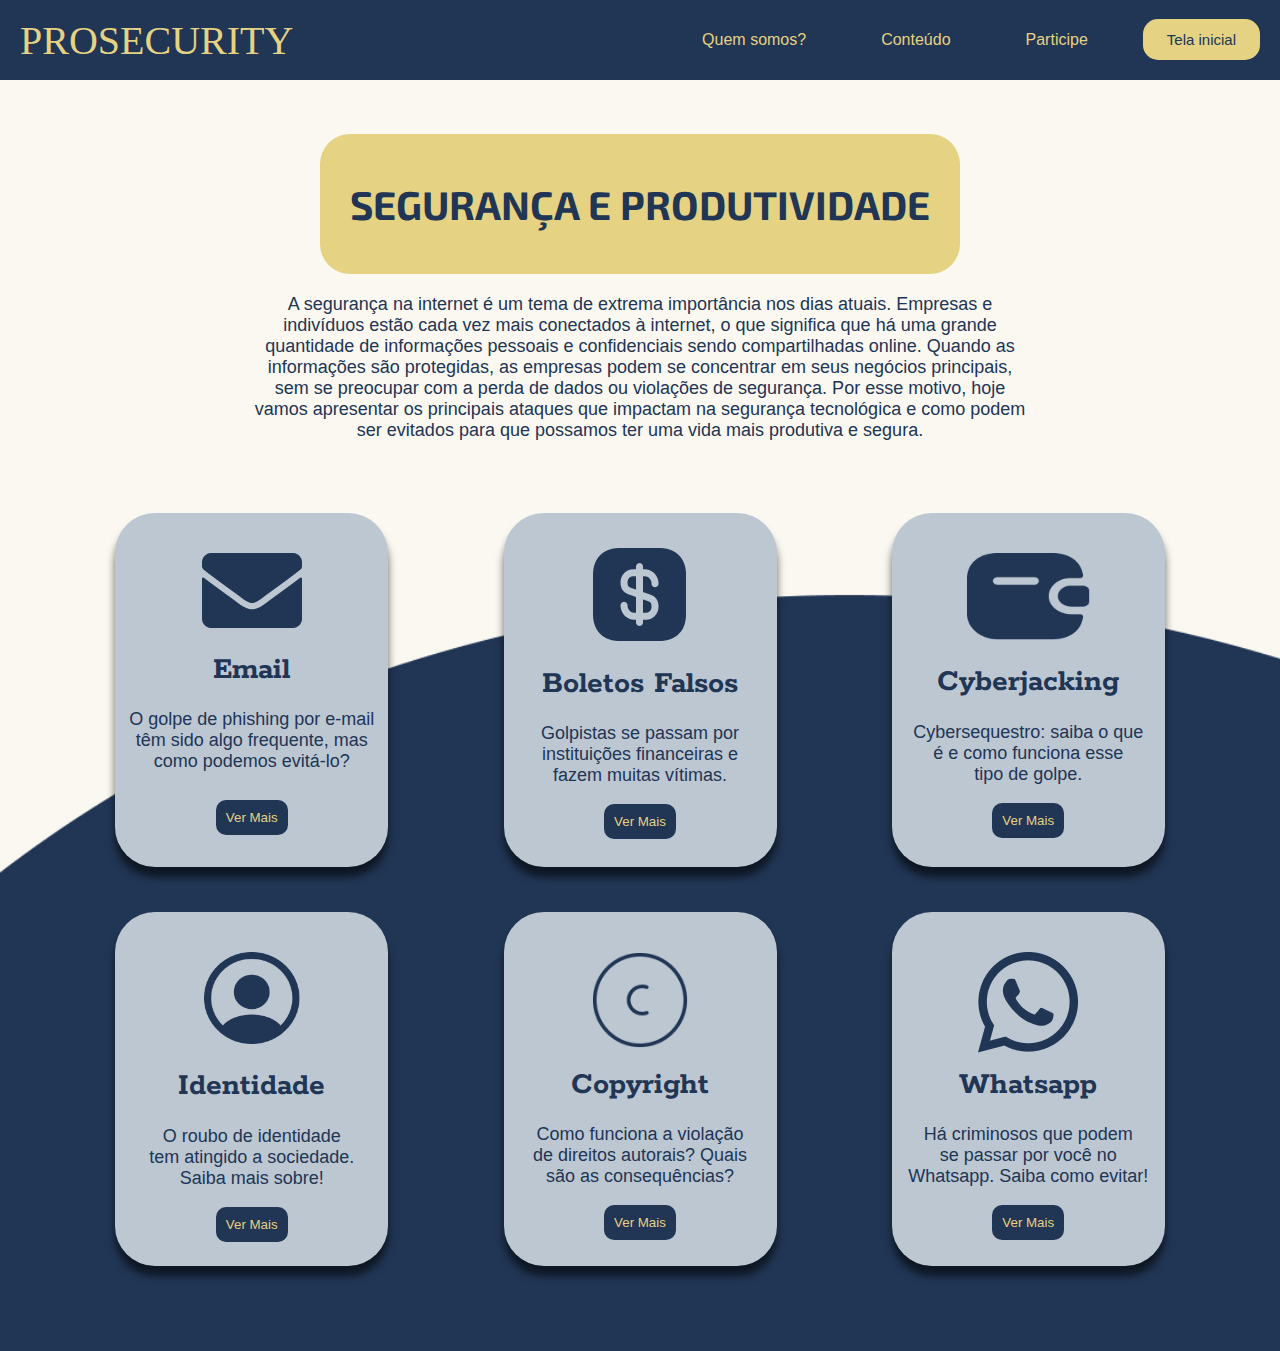
<file: index1.html>
<!DOCTYPE html>
<html lang="pt-br">
<head>
    <meta charset="UTF-8">
    <meta name="viewport" content="width=device-width, initial-scale=1.0">
    <title>Document</title>
    <link rel="stylesheet" href="css/style.css">
    <script type="text/javascript" src="js/script.js"></script>
    <script type="text/javascript" src="js/script2.js"></script>
    <link href="https://fonts.cdnfonts.com/css/subzer0" rel="stylesheet">
</head>
<body>
    <header id="header">
        <a id="logo" href="">PROSECURITY</a>
        <nav id="nav">
        <button aria-label="Abrir Menu" id="btn-mobile" onclick="toggleMenu()" aria-haspopup="true"
        aria-controls="menu" aria-expanded="false">
            <span id="hamburguer"></span>
        </button>
        <ul id="menu" role="menu">
            <li><a href="index9.html" class="quem">Quem somos?</a></li>
            <li><a href="index10.html" class="conteudo">Conteúdo</a></li>
            <li><a href="index8.html" class="pesquisa">Participe</a></li>
            <li><input type="button" value="Tela inicial" class="inicio" onclick="telainicial()"></li>
        </ul>
        </nav>
    </header>
    <section class="banner">
        <div class="div1">
            <h1 class="title">SEGURANÇA E PRODUTIVIDADE</h1>
        </div>
            <p class="txt">A segurança na internet é um tema de extrema importância
         nos dias atuais. Empresas e indivíduos estão cada vez mais conectados
         à internet, o que significa que há uma grande quantidade de informações
         pessoais e confidenciais sendo compartilhadas online. Quando as informações são
         protegidas, as empresas podem se concentrar em seus negócios
         principais, sem se preocupar com a perda de dados ou violações
        de segurança. Por esse motivo, hoje vamos apresentar os
        principais ataques que impactam na segurança tecnológica
        e como podem ser evitados para que possamos ter uma vida mais
        produtiva e segura. 
        </p>
    </section>
<div class="linha1">
    <div class="mail">
        <img src="img/email.png" alt="" class="letter">
        <h1>Email</h1>
        <p>O golpe de phishing por e-mail <br>têm sido algo frequente, mas como podemos evitá-lo?</p>
        <input type="button" value="Ver Mais" class="button1" onclick="vermais1()">
    </div>
    <div class="div2">
        <img src="img/boleto.png" alt="" class="letter2">
        <h1>Boletos Falsos</h1>
        <p>
            Golpistas se passam por<br>instituições financeiras e<br>fazem muitas vítimas.
        </p>
        <input type="button" value="Ver Mais" class="button2" onclick="vermais2()">
    </div>
    <div class="div3">
        <img src="img/dados.png" alt="" class="letter3">
        <h1>Cyberjacking</h1>
        <p>Cybersequestro: saiba o que<br>é e como funciona esse<br>tipo de golpe.</p>
        <input type="button" value="Ver Mais" class="button3" onclick="vermais3()">
    </div>
</div>
<div class="linha2">
    <div class="div4">
        <img src="img/identity.png" alt="" class="letter4">
        <h1>Identidade</h1>
        <p>O roubo de identidade<br>tem atingido a sociedade.<br>Saiba mais sobre!</p>
        <input type="button" value="Ver Mais" class="button4" onclick="vermais4()">
    </div>
    <div class="div5">
        <img src="img/copy.png" alt="" class="letter5">
        <h1>Copyright</h1>
        <p>Como funciona a violação<br>de direitos autorais? Quais<br>são as consequências?</p>
        <input type="button" value="Ver Mais" class="button5" onclick="vermais5()">
    </div>
    <div class="div6">
        <img src="img/whats.png" alt="" class="letter6">
        <h1>Whatsapp</h1>
        <p>Há criminosos que podem<br>se passar por você no<br>Whatsapp. Saiba como evitar!</p>
        <input type="button" value="Ver Mais" class="button6" onclick="vermais6()">
    </div>
</div>
</body>
</html>
</file>
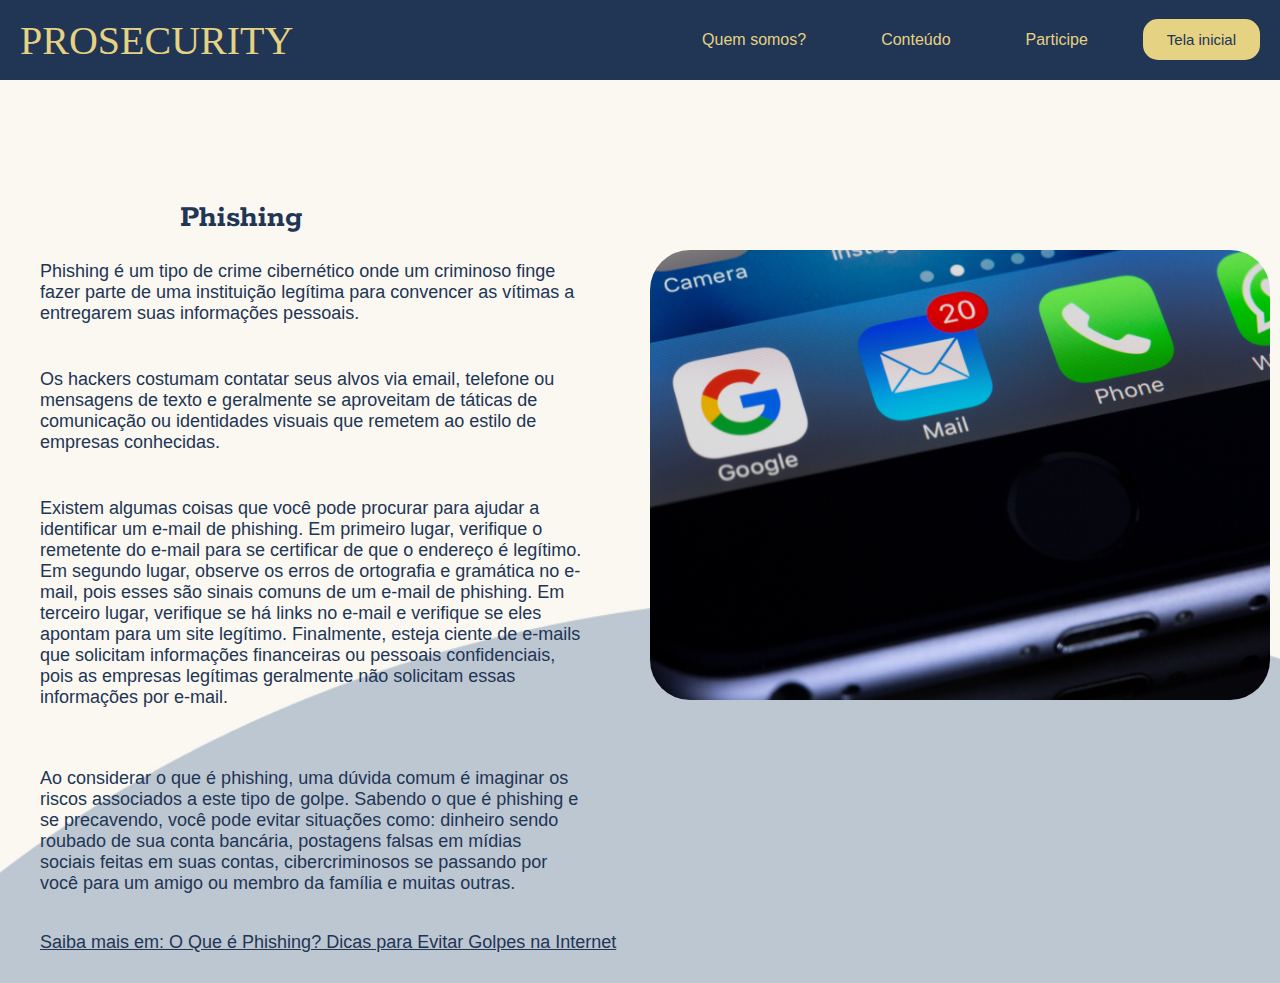
<file: index2.html>
<!DOCTYPE html>
<html lang="en">
<head>
    <meta charset="UTF-8">
    <meta name="viewport" content="width=device-width, initial-scale=1.0">
    <title>Document</title>
    <script type="text/javascript" src="js/script.js"></script>
    <script type="text/javascript" src="js/script2.js"></script>
    <link rel="stylesheet" href="css/style2.css">
</head>
<body>
    <header id="header">
        <a id="logo" href="">PROSECURITY</a>
        <nav id="nav">
        <button aria-label="Abrir Menu" id="btn-mobile" onclick="toggleMenu()" aria-haspopup="true"
        aria-controls="menu" aria-expanded="false">
            <span id="hamburguer"></span>
        </button>
        <ul id="menu" role="menu">
            <li><a href="index9.html" class="quem">Quem somos?</a></li>
            <li><a href="index10.html" class="conteudo">Conteúdo</a></li>
            <li><a href="index8.html" class="pesquisa">Participe</a></li>
            <li><input type="button" value="Tela inicial" class="inicio" onclick="telainicial()"></li>
        </ul>
        </nav>
    </header>
    <div class="tela">
    <div class="txt">
        <h1>Phishing</h1>
        <p class="p1">Phishing é um tipo de crime cibernético
             onde um criminoso finge fazer parte de uma
             instituição legítima para convencer as vítimas
            a entregarem suas informações pessoais.
        </p>
        <p class="p2">
            Os hackers costumam contatar seus alvos via
            email, telefone ou mensagens de texto e
            geralmente se aproveitam de táticas de
            comunicação ou identidades visuais que
            remetem ao estilo de empresas conhecidas. 
        </p>
        <p class="p3">
            Existem algumas coisas que você pode
            procurar para ajudar a identificar um
            e-mail de phishing. Em primeiro lugar, 
            verifique o remetente do e-mail para se certificar
            de que o endereço é legítimo. Em segundo lugar,
            observe os erros de ortografia e gramática no e-mail,
            pois esses são sinais comuns de um e-mail de phishing.
            Em terceiro lugar, verifique se há links no e-mail e 
            verifique se eles apontam para um site legítimo. Finalmente, 
            esteja ciente de e-mails que solicitam informações financeiras ou
            pessoais confidenciais, pois as empresas
            legítimas geralmente não solicitam essas informações por e-mail.
        </p>
    </div>
    <img src="img/e-mail.jpg" alt="" class="email">
</div>
<div class="div1">
    <p class="p4">
        Ao considerar o que é phishing, uma dúvida comum
        é imaginar os riscos associados a este tipo de golpe.
        Sabendo o que é phishing e se precavendo, você pode
        evitar situações como: dinheiro sendo roubado de sua
        conta bancária, postagens falsas em mídias sociais
        feitas em suas contas, cibercriminosos se passando
        por você para um amigo ou membro da família e muitas
        outras.
    </p>
    <p class="p5">
        <a class="fonte" href="https://www.hostinger.com.br/tutoriais/o-que-e-phishing-e-como-se-proteger-de-golpes-na-internet">
        Saiba mais em:
        O Que é Phishing? Dicas para Evitar Golpes na Internet</a>
    </p>
</div>
</body>
</html>
</file>
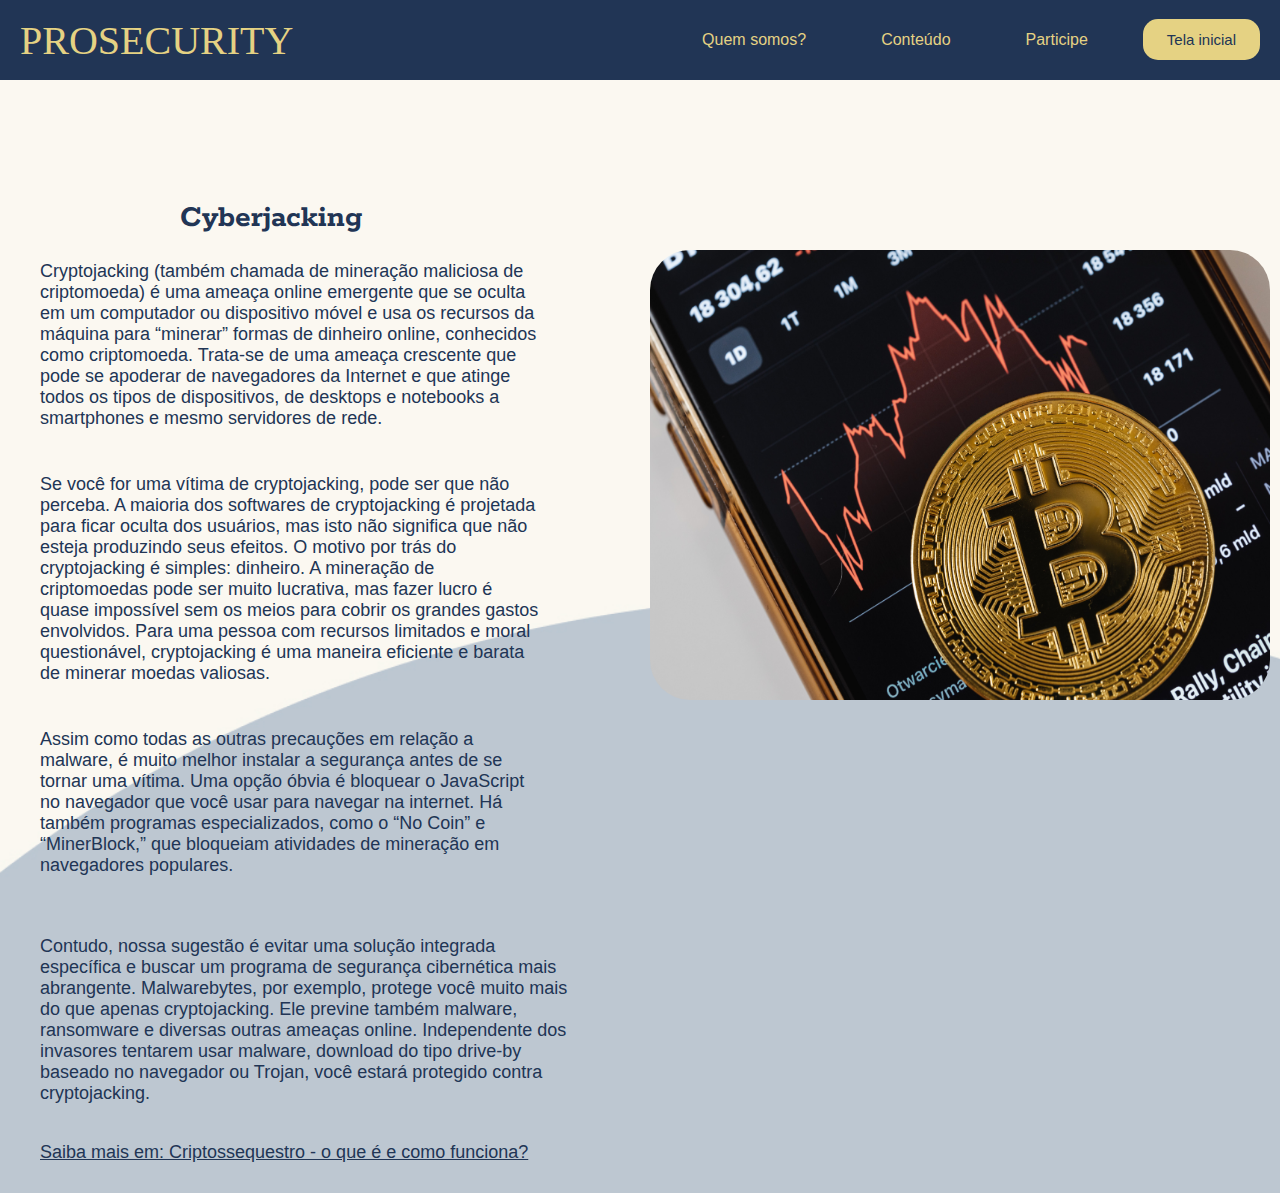
<file: index4.html>
<!DOCTYPE html>
<html lang="en">
<head>
    <meta charset="UTF-8">
    <meta name="viewport" content="width=device-width, initial-scale=1.0">
    <link rel="stylesheet" href="css/style2.css">
    <script type="text/javascript" src="js/script2.js"></script>
    <script type="text/javascript" src="js/script.js"></script>
    <title>Document</title>
</head>
<body>
    <header id="header">
        <a id="logo" href="">PROSECURITY</a>
        <nav id="nav">
        <button aria-label="Abrir Menu" id="btn-mobile" onclick="toggleMenu()" aria-haspopup="true"
        aria-controls="menu" aria-expanded="false">
            <span id="hamburguer"></span>
        </button>
        <ul id="menu" role="menu">
            <li><a href="index9.html" class="quem">Quem somos?</a></li>
            <li><a href="index10.html" class="conteudo">Conteúdo</a></li>
            <li><a href="index8.html" class="pesquisa">Participe</a></li>
            <li><input type="button" value="Tela inicial" class="inicio" onclick="telainicial()"></li>
        </ul>
        </nav>
    </header>   
    <div class="tela">
    <div class="txt">
        <h1>Cyberjacking</h1>
        <p class="p1">Cryptojacking (também chamada de mineração maliciosa de criptomoeda) é
            uma ameaça online emergente que se oculta em um computador
            ou dispositivo móvel e usa os recursos da máquina para “minerar”
            formas de dinheiro online, conhecidos como criptomoeda.
            Trata-se de uma ameaça crescente que pode se apoderar de navegadores
            da Internet e que atinge todos os tipos de dispositivos,
            de desktops e notebooks a smartphones e mesmo servidores de rede.  
        </p>
        <p class="p2">
            Se você for uma vítima de cryptojacking, pode ser que não perceba.
            A maioria dos softwares de cryptojacking é projetada para ficar
            oculta dos usuários, mas isto não significa que não esteja
            produzindo seus efeitos. O motivo por trás do cryptojacking é simples:
            dinheiro. A mineração de criptomoedas pode ser muito lucrativa, mas fazer
            lucro é quase impossível sem os meios para cobrir os grandes gastos envolvidos.
            Para uma pessoa com recursos limitados e moral questionável,
            cryptojacking é uma maneira eficiente e barata de minerar moedas valiosas. 
        </p>
        <p class="p3">
            Assim como todas as outras precauções em relação a malware, é muito melhor instalar
            a segurança antes de se tornar uma vítima. Uma opção óbvia é bloquear o JavaScript no
            navegador que você usar para navegar na internet. Há também programas especializados,
            como o “No Coin” e “MinerBlock,” que bloqueiam atividades de mineração em navegadores
            populares. 
        </p>
    </div>
    <img src="img/cyberjacking.jpg" alt="" class="cyber">
</div>
<div class="div1">
    <p class="p4">
        Contudo, nossa sugestão é evitar uma solução integrada específica e buscar um
        programa de segurança cibernética mais abrangente. Malwarebytes, por exemplo, protege
        você muito mais do que apenas cryptojacking. Ele previne também malware, ransomware
        e diversas outras ameaças online. Independente dos invasores tentarem usar malware,
        download do tipo drive-by baseado no navegador ou Trojan, você estará protegido 
        contra cryptojacking. 
    </p>
    <p class="p5"><a  class="fonte" href="https://br.malwarebytes.com/cryptojacking/">
        Saiba mais em: 
        Criptossequestro - o que é e como funciona?</a></p>
</div>
</body>
</html>
</file>
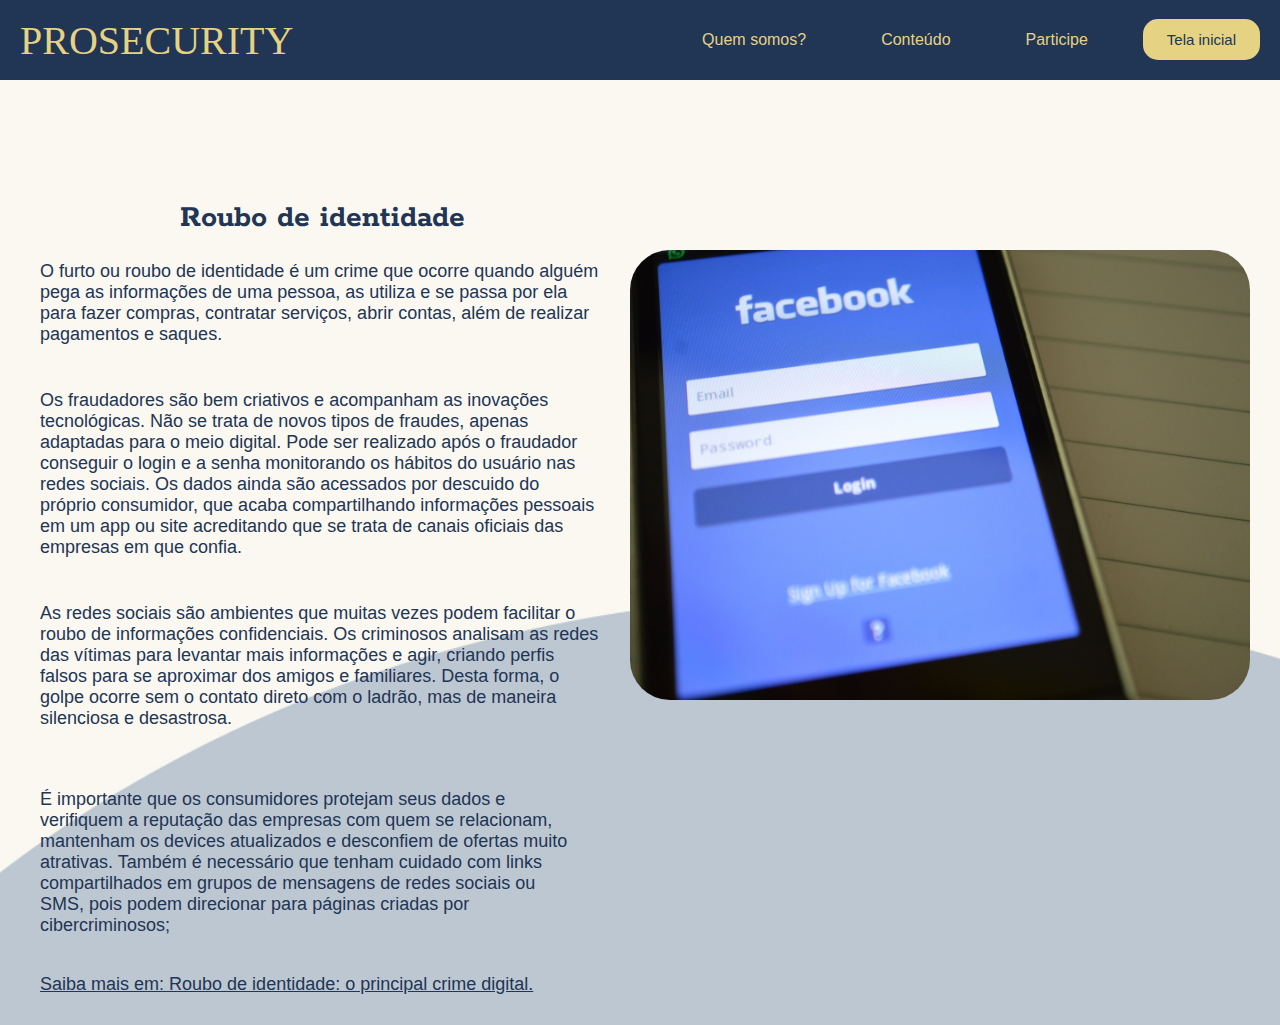
<file: index5.html>
<!DOCTYPE html>
<html lang="en">
<head>
    <meta charset="UTF-8">
    <meta name="viewport" content="width=device-width, initial-scale=1.0">
    <link rel="stylesheet" href="css/style2.css">
    <script type="text/javascript" src="js/script.js"></script>
    <script type="text/javascript" src="js/script2.js"></script>
    <title>Document</title>
</head>
<body>
    <header id="header">
        <a id="logo" href="">PROSECURITY</a>
        <nav id="nav">
        <button aria-label="Abrir Menu" id="btn-mobile" onclick="toggleMenu()" aria-haspopup="true"
        aria-controls="menu" aria-expanded="false">
            <span id="hamburguer"></span>
        </button>
        <ul id="menu" role="menu">
            <li><a href="index9.html" class="quem">Quem somos?</a></li>
            <li><a href="index10.html" class="conteudo">Conteúdo</a></li>
            <li><a href="index8.html" class="pesquisa">Participe</a></li>
            <li><input type="button" value="Tela inicial" class="inicio" onclick="telainicial()"></li>
        </ul>
        </nav>
    </header>        
    <div class="tela">
    <div class="txt">
        <h1>Roubo de identidade</h1>
        <p class="p1">O furto ou roubo de identidade é um crime que
             ocorre quando alguém pega as informações de uma pessoa,
              as utiliza e se passa por ela para fazer compras, contratar
              serviços, abrir contas, além de realizar pagamentos e saques.
        </p>
        <p class="p2">
            Os fraudadores são bem criativos e acompanham as inovações
            tecnológicas. Não se trata de novos tipos de fraudes,
            apenas adaptadas para o meio digital. Pode ser realizado
            após o fraudador conseguir o login e a senha monitorando
            os hábitos do usuário nas redes sociais. Os dados ainda são
            acessados por descuido do próprio consumidor, que acaba compartilhando
            informações pessoais em um app ou site acreditando que se trata de canais 
            oficiais das empresas em que confia.
        </p>
        <p class="p3">
            As redes sociais são ambientes que muitas vezes podem facilitar
            o roubo de informações confidenciais. Os criminosos analisam as
            redes das vítimas para levantar mais informações e agir, criando
            perfis falsos para se aproximar dos amigos e familiares. Desta forma,
            o golpe ocorre sem o contato direto com o ladrão, mas de maneira
            silenciosa e desastrosa.
        </p>
    </div>
    <img src="img/identidade.jpg" alt="" class="identidade">
</div>
<div class="div1">
    <p class="p4">
        É importante que os consumidores protejam seus dados e verifiquem
        a reputação das empresas com quem se relacionam, mantenham os
        devices atualizados e desconfiem de ofertas muito atrativas. Também
        é necessário que tenham cuidado com links compartilhados em grupos de mensagens de 
        redes sociais ou SMS, pois podem direcionar
        para páginas criadas por cibercriminosos;
    </p>
    <p class="p5"><a class="fonte" href="https://blog.nec.com.br/roubo-de-identidade-principal-crime-de-violacao-de-dados-do-mundo">
        Saiba mais em: Roubo de identidade: o principal crime digital.</a></p>
</div>
</body>
</html>
</file>
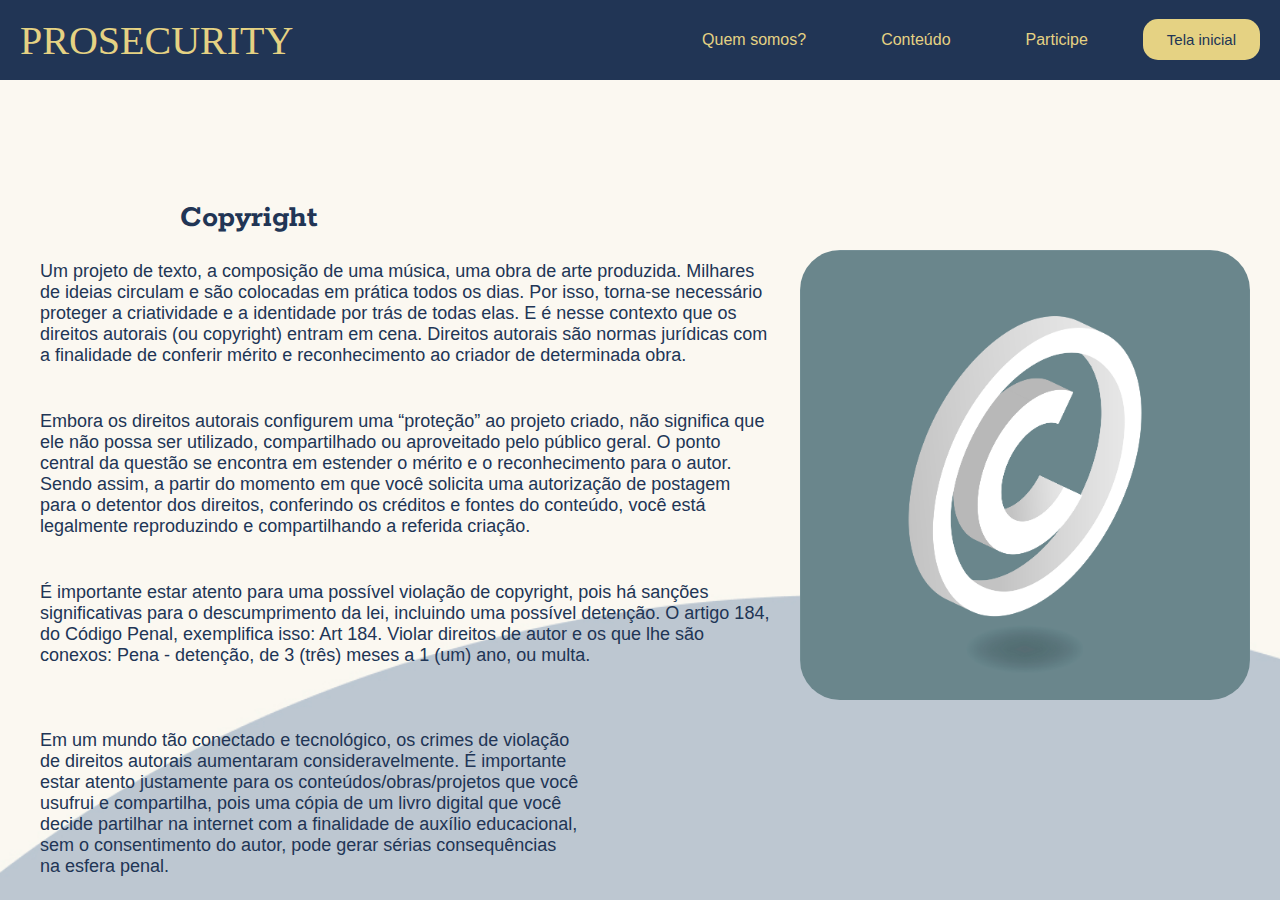
<file: index6.html>
<!DOCTYPE html>
<html lang="en">
<head>
    <meta charset="UTF-8">
    <meta name="viewport" content="width=device-width, initial-scale=1.0">
    <link rel="stylesheet" href="css/style2.css">
    <script type="text/javascript" src="js/script.js"></script>
    <script type="text/javascript" src="js/script2.js"></script>
    <title>Document</title>
</head>
<body>
    <header id="header">
        <a id="logo" href="">PROSECURITY</a>
        <nav id="nav">
        <button aria-label="Abrir Menu" id="btn-mobile" onclick="toggleMenu()" aria-haspopup="true"
        aria-controls="menu" aria-expanded="false">
            <span id="hamburguer"></span>
        </button>
        <ul id="menu" role="menu">
            <li><a href="index9.html" class="quem">Quem somos?</a></li>
            <li><a href="index10.html" class="conteudo">Conteúdo</a></li>
            <li><a href="index8.html" class="pesquisa">Participe</a></li>
            <li><input type="button" value="Tela inicial" class="inicio" onclick="telainicial()"></li>
        </ul>
        </nav>
    </header>  
    <div class="tela">
    <div class="txt">
        <h1>Copyright</h1>
        <p class="p1">
            Um projeto de texto, a composição de uma música,
            uma obra de arte produzida. Milhares de ideias circulam
            e são colocadas em prática todos os dias. Por isso, torna-se
            necessário proteger a criatividade e a identidade por trás de todas elas.
            E é nesse contexto que os direitos autorais (ou copyright) entram em cena.
            Direitos autorais são normas jurídicas com a finalidade de conferir
            mérito e reconhecimento ao criador de determinada obra.
        </p>
        <p class="p2">
            Embora os direitos autorais configurem uma “proteção” ao projeto criado,
            não significa que ele não possa ser utilizado, compartilhado ou aproveitado
            pelo público geral. O ponto central da questão se encontra em estender o mérito
            e o reconhecimento para o autor. Sendo assim, a partir do momento em que você
            solicita uma autorização de postagem para o detentor dos direitos, conferindo
            os créditos e fontes do conteúdo, você está legalmente reproduzindo e
            compartilhando a referida criação. 
        </p>
        <p class="p3">
            É importante estar atento para uma possível violação de copyright, pois há
            sanções significativas para o descumprimento da lei, incluindo uma possível detenção. 
            O artigo 184, do Código Penal, exemplifica isso: 
            Art 184. Violar direitos de autor e os que lhe são conexos: Pena - detenção, de 3 (três) meses a 1 (um) ano, ou multa. 
        </p>
    </div>
    <img src="img/copyright.jpg" alt="" class="copy">
</div>
<div class="div1">
    <p class="p4">
        Em um mundo tão conectado e tecnológico, os crimes de violação de direitos autorais
        aumentaram consideravelmente. É importante estar atento justamente para os conteúdos/obras/projetos
        que você usufrui e compartilha, pois uma cópia de um
        livro digital que você decide partilhar na internet com a finalidade de auxílio educacional,
        sem o consentimento do autor, pode gerar sérias consequências na esfera penal. 
    </p>

</div>
</body>
</html>
</file>
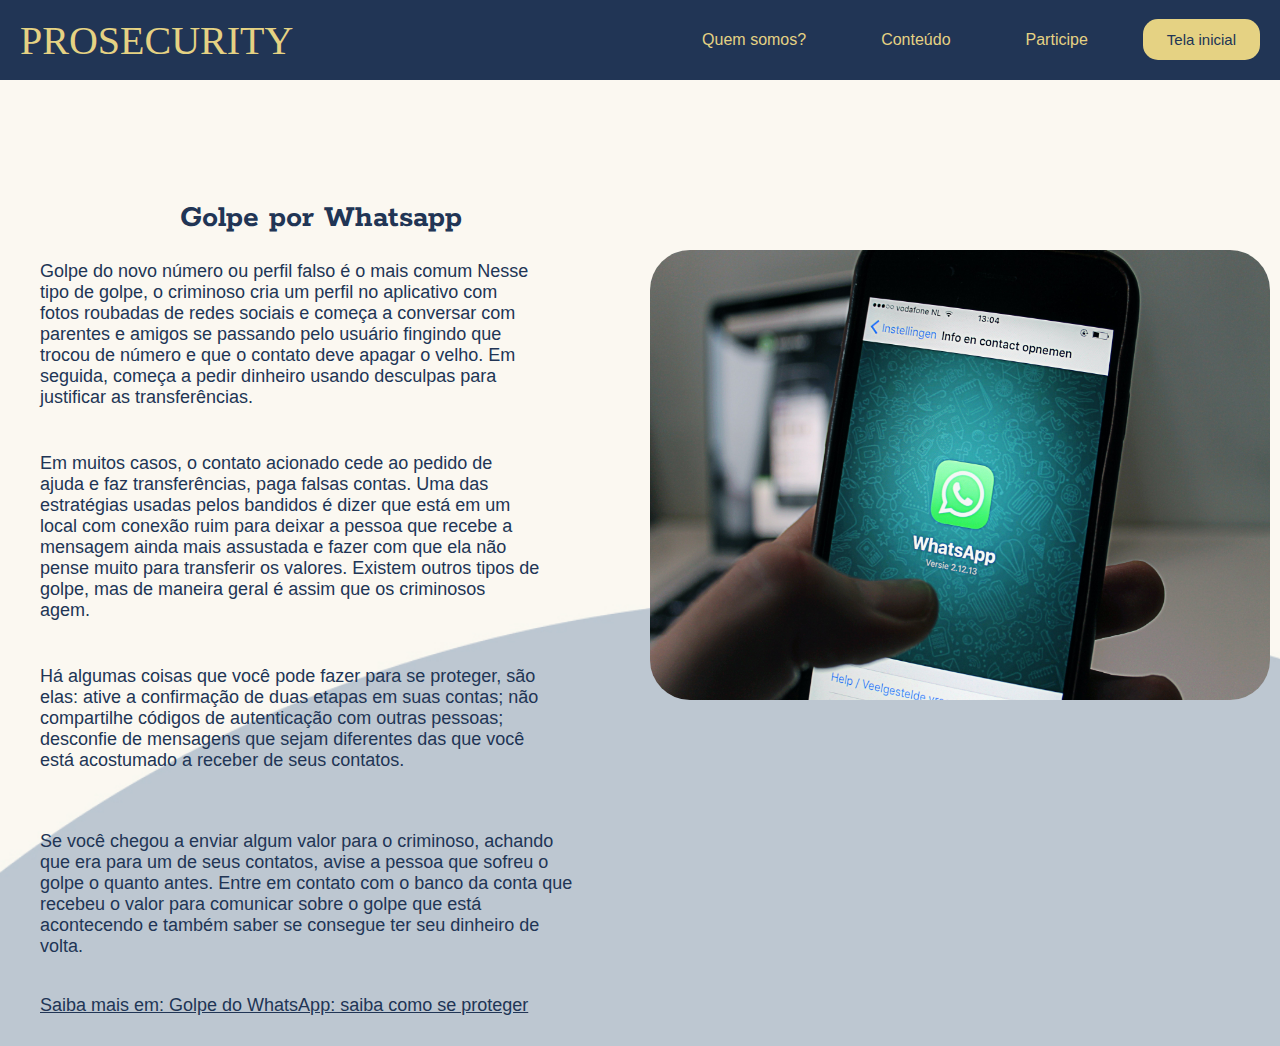
<file: index7.html>
<!DOCTYPE html>
<html lang="en">
<head>
    <meta charset="UTF-8">
    <meta name="viewport" content="width=device-width, initial-scale=1.0">
    <link rel="stylesheet" href="css/style2.css">
    <script type="text/javascript" src="js/script.js"></script>
    <script type="text/javascript" src="js/script2.js"></script>
    <title>Document</title>
</head>
<body>
    <header id="header">
        <a id="logo" href="">PROSECURITY</a>
        <nav id="nav">
        <button aria-label="Abrir Menu" id="btn-mobile" onclick="toggleMenu()" aria-haspopup="true"
        aria-controls="menu" aria-expanded="false">
            <span id="hamburguer"></span>
        </button>
        <ul id="menu" role="menu">
            <li><a href="index9.html" class="quem">Quem somos?</a></li>
            <li><a href="index10.html" class="conteudo">Conteúdo</a></li>
            <li><a href="index8.html" class="pesquisa">Participe</a></li>
            <li><input type="button" value="Tela inicial" class="inicio" onclick="telainicial()"></li>
        </ul>
        </nav>
    </header>
    <div class="tela">
    <div class="txt">
        <h1>Golpe por Whatsapp</h1>
        <p class="p1">Golpe do novo número ou perfil falso é o mais comum
            Nesse tipo de golpe, o criminoso cria um perfil no aplicativo com
            fotos roubadas de redes sociais e começa a conversar com parentes e amigos
            se passando pelo usuário fingindo que trocou de número e que o contato deve apagar o velho.
            Em seguida, começa a pedir dinheiro usando desculpas para justificar as transferências.
        </p>
        <p class="p2">
            Em muitos casos, o contato acionado cede ao pedido de ajuda e faz
            transferências, paga falsas contas. Uma das estratégias usadas pelos
            bandidos é dizer que está em um local com conexão ruim para deixar a
            pessoa que recebe a mensagem ainda mais assustada e fazer com que ela
            não pense muito para transferir os valores. Existem outros tipos de golpe,
            mas de maneira geral é assim que os criminosos agem.
        </p>
        <p class="p3">
            Há algumas coisas que você pode fazer para se proteger, são elas: ative
            a confirmação de duas etapas em suas contas; não compartilhe códigos de
            autenticação com outras pessoas; desconfie de mensagens que sejam diferentes das
            que você está acostumado a receber de seus contatos.
        </p>
    </div>
    <img src="img/whatsapp.jpg" alt="" class="whatsapp">
</div>
<div class="div1">
    <p class="p4">
        Se você chegou a enviar algum valor para o criminoso, achando que era para
        um de seus contatos, avise a pessoa que sofreu o golpe o quanto antes. Entre em
        contato com o banco da conta que recebeu o valor para comunicar sobre o golpe
        que está acontecendo e também saber se consegue ter seu dinheiro de volta.
    </p>
    <p class="p5"><a class="fonte" href="https://www.serasa.com.br/premium/blog/golpe-do-whatsapp-o-que-fazer/">Saiba mais em: 
        Golpe do WhatsApp: saiba como se proteger
    </a></p>
</div>
</body>
</html>
</file>
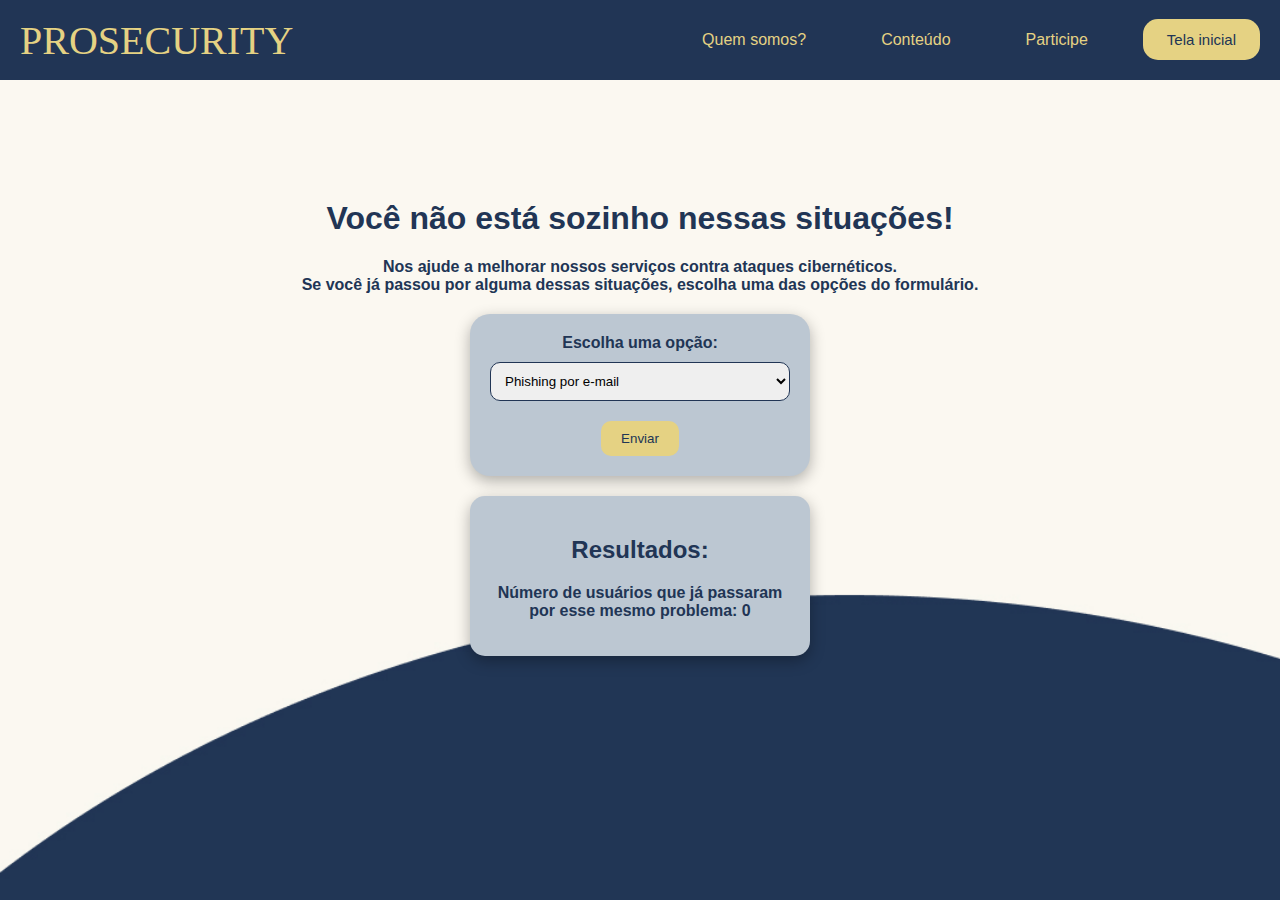
<file: index8.html>
<!DOCTYPE html>
<html lang="en">
<head>
    <meta charset="UTF-8">
    <meta name="viewport" content="width=device-width, initial-scale=1.0">
    <title>Document</title>
    <link rel="stylesheet" href="css/style3.css">
    <script type="text/javascript" src="js/script2.js"></script>
</head>
<body>
    <header id="header">
        <a id="logo" href="">PROSECURITY</a>
        <nav id="nav">
        <button aria-label="Abrir Menu" id="btn-mobile" onclick="toggleMenu()" aria-haspopup="true"
        aria-controls="menu" aria-expanded="false">
            <span id="hamburguer"></span>
        </button>
        <ul id="menu" role="menu">
            <li><a href="index9.html" class="quem">Quem somos?</a></li>
            <li><a href="index10.html" class="conteudo">Conteúdo</a></li>
            <li><a href="index8.html" class="pesquisa">Participe</a></li>
            <li><input type="button" value="Tela inicial" class="inicio" onclick="telainicial()"></li>
        </ul>
        </nav>
    </header>
    <h1 class="title">Você não está sozinho nessas situações!<br>
    </h1>
    <p class="txt">Nos ajude a melhorar nossos serviços contra ataques cibernéticos.<br>
        Se você já passou por alguma dessas situações, escolha uma das opções do formulário.
    </p>
    <form id="choiceForm">
        <label for="choice">Escolha uma opção:</label>
        <select id="choice">
            <option value="Opção 1">Phishing por e-mail</option>
            <option value="Opção 2">Boletos falsos</option>
            <option value="Opção 3">Cyberjacking</option>
            <option value="Opção 4">Roubo de identidade</option>
            <option value="Opção 5">Copyright (Direitos autorais)</option>
            <option value="Opção 6">Whatsapp clonado</option>
        </select>
        <button type="button" id="submitChoice">Enviar</button>
    </form>

    <div id="result">
        <h2>Resultados:</h2>
        <p>Número de usuários que já passaram por esse mesmo problema: <span id="count">0</span></p>
    </div>
    <script>
        function telainicial(){
                window.location.href = `index.html`
        }
        const choices = JSON.parse(localStorage.getItem("choices")) || [];
        function updateResult() {
            const selectedChoice = document.getElementById("choice").value;
            choices.push(selectedChoice);
            const count = choices.filter(choice => choice === selectedChoice).length;
            document.getElementById("count").textContent = count;
            localStorage.setItem("choices", JSON.stringify(choices));
        }
        const submitButton = document.getElementById("submitChoice");
        submitButton.addEventListener("click", updateResult);
        </script>
</body>
</html>
</file>
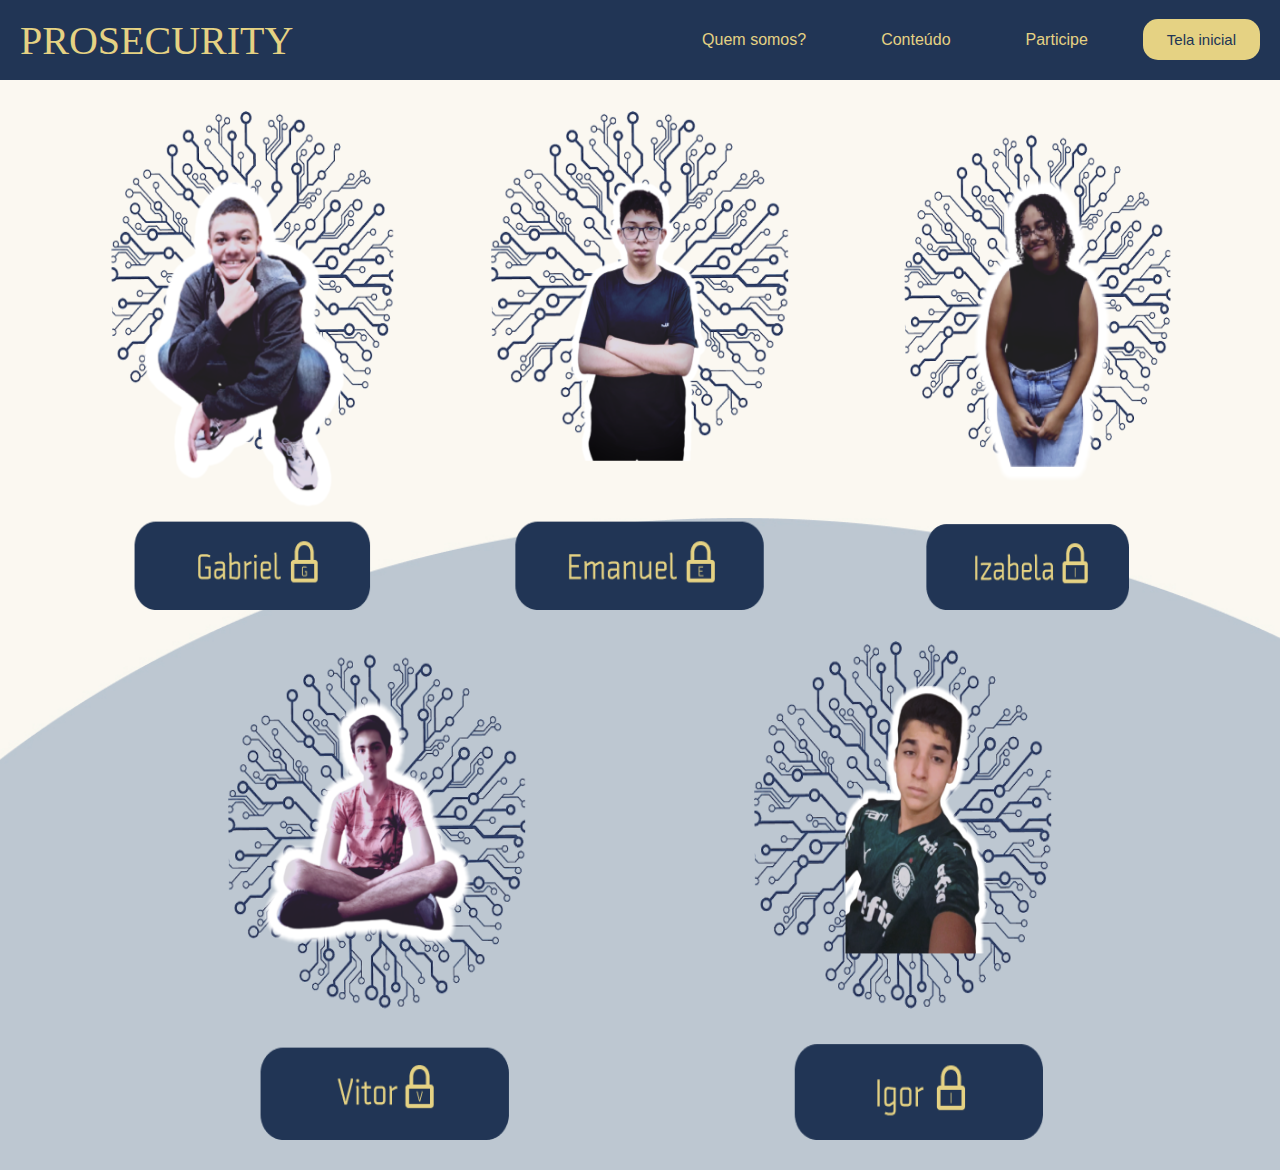
<file: index9.html>
<!DOCTYPE html>
<html lang="en">
<head>
    <meta charset="UTF-8">
    <meta name="viewport" content="width=device-width, initial-scale=1.0">
    <link rel="stylesheet" href="css/style5.css">
    <script type="text/javascript" src="js/script2.js"></script>
    <script type="text/javascript" src="js/script.js"></script>
    <title>Document</title>
</head>
<body>
    <header id="header">
        <a id="logo" href="">PROSECURITY</a>
        <nav id="nav">
        <button aria-label="Abrir Menu" id="btn-mobile" onclick="toggleMenu()" aria-haspopup="true"
        aria-controls="menu" aria-expanded="false">
            <span id="hamburguer"></span>
        </button>
        <ul id="menu" role="menu">
            <li><a href="index9.html" class="quem">Quem somos?</a></li>
            <li><a href="index10.html" class="conteudo">Conteúdo</a></li>
            <li><a href="index8.html" class="pesquisa">Participe</a></li>
            <li><input type="button" value="Tela inicial" class="inicio" onclick="telainicial()"></li>
        </ul>
        </nav>
    </header>
        <div class="linha1">
            <img src="img/gabriel.png" alt="" class="gabs">
            <img src="img/emanuel.png" alt="" class="emanuel">
            <img src="img/izabela.png" alt="" class="izabela">
        </div>
        <div class="linha2">
            <img src="img/vitor.png" alt="" class="vitor">
            <img src="img/igor.png" alt="" class="igor">
        </div>
</body>
</html>
</file>
<file: css/style.css>
@import url('https://fonts.cdnfonts.com/css/subzer0');
@import url('https://fonts.googleapis.com/css2?family=Exo+2:wght@300&display=swap');
@import url('https://fonts.googleapis.com/css2?family=Rokkitt:wght@300&display=swap');
body{
    background-image:  url('../img/bg.jpg');
    background-size: 1700px;
}
body, ul{
    margin: 0px;
    padding: 0px;
}
ul{
    text-align: center;
}
#logo{
    font-family:  'SubZER0';
    font-size: 40px;
}
a{
    color: #E5D283;
    text-decoration: none;
    font-family: Arial, Helvetica, sans-serif;
}
a:hover{
    background: #2d456d;
    border-radius: 10px;
}
#header{
    box-sizing: border-box;
    height: 80px;
    padding: 20px;
    display: flex;
    align-items: center;
    justify-content: space-between;
    background: #213555;
    background-size: 100vw;
}
#menu{
    display: flex;
    list-style: none;
    gap: 35px;
}
#menu a{
    display: block;
    padding: 20px;
}
#btn-mobile{
    display: none;
}
.inicio{
    background-color: #E5D283;
    color: #213555;
    border: none;
    border-radius: 15px;
    padding: 12px 24px;
    margin-left: auto;
    font-size: 15px;
    text-align: center;
    margin-top: 8px;
    transition: transform 0.3s ease-in-out;
    cursor: pointer;
}
.inicio:hover{
    transform: scale(1.1);
}
.logo{
    display: flex;
    flex-direction: row;
}
.lg1{
    color: #E5D283;
    font-family: 'SubZER0';
    margin-top: 10px;
}
section{    
    padding: 54px 0;
}
.title{
    font-size: 40px;
    color: #213555;
}
.div1{
    display: flex;
    justify-content: center;
    align-items: center;
    width: 600px;
    height: 100px;
    padding: 20px;
    background-color: #E5D283;
    border-radius: 30px;
    margin: 0 auto;
    font-family: 'Exo 2', sans-serif;
}
.txt{
    margin-left: 250px;
    margin-right: 250px;
    color: #213555;
    text-align: center;
    margin-top: 20px;
    font-family: Arial, Helvetica, sans-serif;
    font-size: 18px;
}
.mail{
    background-color: #BCC7D2;
    border-radius: 40px;
    width: 273px;
    height: 354px;
    text-align: center;
    margin-bottom: 15px;
    box-shadow: 20px 20px rgba(0,0,0,0.6);
    -webkit-box-shadow: 0 10px 8px rgba(0,0,0,0.6);
}
.letter{
    margin-top: 40px;
}
.mail h1{
    color: #213555;
    margin-top: 20px;
}
.mail p{
    margin-top: 10px;
    font-family: Arial, Helvetica, sans-serif;
    color: #213555;
    font-size: 18px;
}
.button1{
    background-color: #213555;
    color: #E5D283;
    border: none;
    border-radius: 10px;
    padding: 10px;
    margin-top: 10px;
    transition: transform 0.3s ease-in-out;
    cursor: pointer;
}
.button1:hover{
    transform: scale(1.1);
}
.div2{
    background-color: #BCC7D2;
    border-radius: 40px;
    width: 273px;
    height: 354px;
    text-align: center;
    margin-bottom: 15px;
    box-shadow: 20px 20px rgba(0,0,0,0.6);
    -webkit-box-shadow: 0 10px 8px rgba(0,0,0,0.6);
}
.letter2{
    margin-top: 35px;
}
.div2 h1{
    color: #213555;
    margin-top: 20px;
}
.div2 p{
    margin-top: 10px;
    font-family: 'Alumni Sans', sans-serif;
    font-size: 22px;
}
.button2{
    background-color: #213555;
    color: #E5D283;
    border: none;
    border-radius: 10px;
    padding: 10px;
    transition: transform 0.3s ease-in-out;
    cursor: pointer;
}
.button2:hover{
    transform: scale(1.1);
}
.div3{
    background-color: #BCC7D2;
    border-radius: 40px;
    width: 273px;
    height: 354px;
    text-align: center;
    margin-bottom: 15px;
    box-shadow: 20px 20px rgba(0,0,0,0.6);
    -webkit-box-shadow: 0 10px 8px rgba(0,0,0,0.6);
}
.div3 img{
    width: 45%;
    height: auto;
}
.letter3{
    margin-top: 40px;
}
.div3 h1{
    color: #213555;
    margin-top: 20px;
}
.div3 p{
    margin-top: 10px;
    font-family: 'Alumni Sans', sans-serif;
    font-size: 22px;
}
.button3{
    background-color: #213555;
    color: #E5D283;
    border: none;
    border-radius: 10px;
    padding: 10px;
    transition: transform 0.3s ease-in-out;
    cursor: pointer;
}
.button3:hover{
    transform: scale(1.1);
}
.linha1{
  display: flex ;
  flex-direction: row;
  align-items: center;
  justify-content: space-evenly;
  margin-bottom: 30px;
}
.div4{
    background-color: #BCC7D2;
    border-radius: 40px;
    width: 273px;
    height: 354px;
    text-align: center;
    margin-bottom: 15px;
    box-shadow: 20px 20px rgba(0,0,0,0.6);
    -webkit-box-shadow: 0 10px 8px rgba(0,0,0,0.6);
}
.div4 img{
    width: 35%;
    height: auto;
}
.letter4{
    margin-top: 40px;
}
.div4 h1{
    color: #213555;
    margin-top: 20px;
}
.div4 p{
    margin-top: 10px;
    font-family: 'Alumni Sans', sans-serif;
    font-size: 22px;
}
.button4{
    background-color: #213555;
    color: #E5D283;
    border: none;
    border-radius: 10px;
    padding: 10px;
    transition: transform 0.3s ease-in-out;
    cursor: pointer;
}
.button4:hover{
    transform: scale(1.1);
}
.div5{
    background-color: #BCC7D2;
    border-radius: 40px;
    width: 273px;
    height: 354px;
    text-align: center;
    margin-bottom: 15px;
    box-shadow: 20px 20px rgba(0,0,0,0.6);
    -webkit-box-shadow: 0 10px 8px rgba(0,0,0,0.6);
}
.letter5{
    margin-top: 40px;
}
.div5 h1{
    color: #213555;
    margin-top: 15px;
}
.div5 p{
    margin-top: 10px;
    font-family: 'Alumni Sans', sans-serif;
    font-size: 22px;
}
.div5 img{
    width: 35%;
    height: auto;
}
.button5{
    background-color: #213555;
    color: #E5D283;
    border: none;
    border-radius: 10px;
    padding: 10px;
    transition: transform 0.3s ease-in-out;
    cursor: pointer;
}
.button5:hover{
    transform: scale(1.1);
}
.div6{
    background-color: #BCC7D2;
    border-radius: 40px;
    width: 273px;
    height: 354px;
    text-align: center;
    margin-bottom: 15px;
    box-shadow: 20px 20px rgba(0,0,0,0.6);
    -webkit-box-shadow: 0 10px 8px rgba(0,0,0,0.6);
}
.letter6{
    margin-top: 40px;
}
.div6 h1{
    color: #213555;
    margin-top: 10px;
}
.div6 p{
    margin-top: 10px;
    font-family: 'Alumni Sans', sans-serif;
    font-size: 22px;
}
.button6{
    background-color: #213555;
    color: #E5D283;
    border: none;
    border-radius: 10px;
    padding: 10px;
    transition: transform 0.3s ease-in-out;
    cursor: pointer;
}
.button6:hover{
    transform: scale(1.1);
}
.linha2{
  display: flex ;
  flex-direction: row;
  align-items: center;
  justify-content: space-evenly;
  margin-bottom: 70px;
}
.mail h1, .div2 h1, .div3 h1, .div4 h1, .div5 h1, .div6 h1{
    font-family: 'Rokkitt', serif;
}
.mail p, .div2 p, .div3 p, .div4 p, .div5 p, .div6 p{
    font-family: Arial, Helvetica, sans-serif;
    color: #213555;
    font-size: 18px;
}
@media screen and (max-width: 768px){
    body{
        background-repeat: no-repeat;
        background-position: bottom;
        background-size: 1150px;
    }
    #header{
        padding: 0px 100vw 0px 0px;
    }
    #logo{
        margin-left: 40px;
        font-size: 32px;
    }
    #btn-mobile{
        display: block;
    }
    #menu{
        display: block;
        position: absolute;
        width: 100%;
        top: 70px;
        right: 0px;
        background: #213555;
        height: 0px;
        transition: .6s;
        z-index: 1000;
        visibility: hidden;
        overflow-y: hidden;
    }
    #nav.active #menu{
        height: calc(100vh - 70px);
        visibility: visible;
        overflow-y: auto;
    }
    #menu a{
        padding: 1rem 0;
        margin: 0 1rem;
        border-bottom: 2px solid rgba(0, 0, 0, .08);
    }
    #btn-mobile{
        display: flex;
        padding: .4rem 1rem;
        font-size: 1rem;
        border: none;
        background: none;
        cursor: pointer;
        color: #E5D283;
    }
    #hamburguer{
        color: #E5D283;
        border-top: 2px solid;
        width: 20px;
    }
    #hamburguer::after, #hamburguer::before{
        content: '';
        display: block;
        width: 20px;
        height: 2px;
        background-color: currentColor;
        margin-top: 5px;
        transition: .3s;
        position: relative;
    }
    #nav.active #hamburguer{
        border-top-color: transparent;
    }
    #nav.active #hamburguer::before{
        transform: rotate(135deg);
    }
    #nav.active #hamburguer::after{
        transform: rotate(-135deg);
        top: -7px;
    }
    .txt{
        margin-left: 15px;
        margin-right: 15px;
        font-size: 16px;
    }
    .inicio{
        margin-left: 10px;
        margin-right: 10px;
        margin-top: 20px;
        width: 110px;
    }
    .title{
        font-size: 16px;
    }
    .div1{
        border-radius: 18px;
        width: 280px;
        height: 40px;
    }
    .linha1, .linha2{
        flex-direction: column;
        align-items: center;
        justify-content: center;
    }
    .div2, .div3, .div5, .div6{
        margin-top: 30px;
    }
}
</file>
<file: css/style2.css>
@import url('https://fonts.cdnfonts.com/css/subzer0');
@import url('https://fonts.googleapis.com/css2?family=Rokkitt:wght@300&display=swap');
body{
    background-image:  url('../img/back.jpg');
    background-repeat: no-repeat;
    background-size: 1700px;
}
body, ul{
    margin: 0px;
    padding: 0px;
}
ul{
    text-align: center;
}
#logo{
    font-family:  'SubZER0';
    font-size: 40px;
    color: #E5D283;
    text-decoration: none;
}
.quem, .conteudo, .pesquisa{
    color: #E5D283;
    text-decoration: none;
    font-family: Arial, Helvetica, sans-serif;
}
.quem:hover, .conteudo:hover, .pesquisa:hover{
    background: #2d456d;
    border-radius: 10px;
}
#header{
    box-sizing: border-box;
    height: 80px;
    padding: 20px;
    display: flex;
    align-items: center;
    justify-content: space-between;
    background: #213555;
    background-size: 100vw;
}
#menu{
    display: flex;
    list-style: none;
    gap: 35px;
}
#menu a{
    display: block;
    padding: 20px;
}
#btn-mobile{
    display: none;
}
.inicio{
    background-color: #E5D283;
    color: #213555;
    border: none;
    border-radius: 15px;
    padding: 12px 24px;
    margin-left: auto;
    font-size: 15px;
    text-align: center;
    margin-top: 8px;
    transition: transform 0.3s ease-in-out;
    cursor: pointer;
}
.inicio:hover{
    transform: scale(1.1);
}
.logo{
    display: flex;
    flex-direction: row;
}
.lg1{
    margin-top: 10px;
}
.btn{
    background-color: #E5D283;
    color: #213555;
    border: none;
    border-radius: 10px;
    padding: 12px 24px;
    margin-left: 1093px;
    font-size: 15px;
    margin-top: 25px;
    transition: transform 0.3s ease-in-out;
    cursor: pointer;
}
.btn:hover{
    transform: scale(1.1);
}
.tela{
    display: flex;
    flex-direction: row;
}
.email{
    width: 620px;
    height: 450px;
    margin-top: 170px;
    margin-left: 50px;
    margin-right: 10px;
    border-radius: 40px;
}
.boleto{
    width: 620px;
    height: 450px;
    margin-top: 170px;
    margin-left: 110px;
    margin-right: 10px;
    border-radius: 40px;
}
.cyber{
    width: 620px;
    height: 450px;
    margin-top: 170px;
    margin-left: 100px;
    margin-right: 10px;
    border-radius: 40px;
}
.identidade{
    width: 620px;
    height: 450px;
    margin-top: 170px;
    margin-left: 20px;
    margin-right: 30px;
    border-radius: 40px;
}
.copy{
    width: 620px;
    height: 450px;
    margin-top: 170px;
    margin-left: 20px;
    margin-right: 30px;
    border-radius: 40px;
}
.whatsapp{
    width: 620px;
    height: 450px;
    margin-top: 170px;
    margin-left: 100px;
    margin-right: 10px;
    border-radius: 40px;
}
.txt h1{
    margin-top: 120px;
    margin-left: 180px;
    color:#213555;
    margin-bottom: 25px;
    font-family: 'Rokkitt', serif;
}
.p1{
    margin-left: 40px;
    margin-right: 10px;
    color:#213555;
    font-size: 18px;
    margin-bottom: 30px;
    font-family: Arial, Helvetica, sans-serif;
}
.p2{
    margin-left: 40px;
    margin-right: 10px;
    color:#213555;
    font-size: 18px;
    margin-bottom: 30px;
    margin-top: 45px;
    font-family: Arial, Helvetica, sans-serif;
}
.p3{
    margin-left: 40px;
    margin-right: 10px;
    color: #213555;
    font-size: 18px;
    margin-bottom: 30px;
    margin-top: 45px;
    font-family: Arial, Helvetica, sans-serif;
}
.p4{
    margin-left: 40px;
    margin-right: 700px;
    color: #213555;
    font-size: 18px;
    margin-top: 30px;
    font-family: Arial, Helvetica, sans-serif;
}
.p5{
    display: flex;
    justify-content: start;
    color: #213555;
    font-size: 18px;
    margin-top: 20px;
    margin-right: 50px;
    margin-left: 40px;
    margin-bottom: 30px;
    text-align: start;
    font-family: Arial, Helvetica, sans-serif;
}
.fonte{
    color: #213555;
}
.div1{
    display: flex;
    flex-direction: column;
}
@media (max-width: 767px){
    body{
        background-repeat: no-repeat;
        background-position: bottom;
        background-size: 1050px;
    }
    #header{
        align-items: center;
        padding: 0px 100vw 0px 0px;
    }
    #logo{
        margin-left: 40px;
        font-size: 32px;
    }
    #btn-mobile{
        display: block;
    }
    #menu{
        display: block;
        position: absolute;
        width: 100%;
        top: 70px;
        right: 0px;
        background: #213555;
        height: 0px;
        transition: .6s;
        z-index: 1000;
        visibility: hidden;
        overflow-y: hidden;
    }
    #nav.active #menu{
        height: calc(100vh - 70px);
        visibility: visible;
        overflow-y: auto;
    }
    #menu a{
        padding: 1rem 0;
        margin: 0 1rem;
        border-bottom: 2px solid rgba(0, 0, 0, .08);
    }
    #btn-mobile{
        display: flex;
        padding: .4rem 1rem;
        font-size: 1rem;
        border: none;
        background: none;
        cursor: pointer;
        color: #E5D283;
    }
    #hamburguer{
        color: #E5D283;
        border-top: 2px solid;
        width: 20px;
    }
    #hamburguer::after, #hamburguer::before{
        content: '';
        display: block;
        width: 20px;
        height: 2px;
        background-color: currentColor;
        margin-top: 5px;
        transition: .3s;
        position: relative;
    }
    #nav.active #hamburguer{
        border-top-color: transparent;
    }
    #nav.active #hamburguer::before{
        transform: rotate(135deg);
    }
    #nav.active #hamburguer::after{
        transform: rotate(-135deg);
        top: -7px;
    }
    .email{
        align-items: center;
        margin: auto;
        width: 310px;
        height: 220px;
        border-radius: 30px;
    }
    .boleto{
        align-items: center;
        margin: auto;
        width: 310px;
        height: 220px;
        border-radius: 30px;
    }
    .cyber{
        align-items: center;
        margin: auto;
        width: 310px;
        height: 220px;
        border-radius: 30px;
    }
    .identidade{
        align-items: center;
        margin: auto;
        width: 310px;
        height: 220px;
        border-radius: 30px;
    }
    .copy{
        align-items: center;
        margin: auto;
        width: 310px;
        height: 220px;
        border-radius: 30px;
    }
    .whatsapp{
        align-items: center;
        margin: auto;
        width: 310px;
        height: 220px;
        border-radius: 30px;
    }
    .tela{
        flex-direction: column;
    }
    .txt h1{
        margin-left: 0px;
        text-align: center;
    }
    .p1, .p2, .p3, .p4, .p5{
        text-align: center;
        font-size: 14px;
        margin-right: 15px;
        margin-left: 15px;
    }
}
</file>
<file: css/style3.css>
@import url('https://fonts.cdnfonts.com/css/subzer0');
@import url('https://fonts.googleapis.com/css2?family=Exo+2:wght@300&display=swap');
@import url('https://fonts.googleapis.com/css2?family=Rokkitt:wght@300&display=swap');
body{
    background-image:  url('../img/bg.jpg');
    background-size: 1700px;
}
body, ul{
    margin: 0px;
    padding: 0px;
}
ul{
    text-align: center;
}
#logo{
    font-family:  'SubZER0';
    font-size: 40px;
}
a{
    color: #E5D283;
    text-decoration: none;
    font-family: Arial, Helvetica, sans-serif;
}
a:hover{
    background: #2d456d;
    border-radius: 10px;
}
#header{
    box-sizing: border-box;
    height: 80px;
    padding: 20px;
    display: flex;
    align-items: center;
    justify-content: space-between;
    background: #213555;
    background-size: 100vw;
}
#menu{
    display: flex;
    list-style: none;
    gap: 35px;
}
#menu a{
    display: block;
    padding: 20px;
}
#btn-mobile{
    display: none;
}
.inicio{
    background-color: #E5D283;
    color: #213555;
    border: none;
    border-radius: 15px;
    padding: 12px 24px;
    margin-left: auto;
    font-size: 15px;
    text-align: center;
    margin-top: 8px;
    transition: transform 0.3s ease-in-out;
    cursor: pointer;
}
.inicio:hover{
    transform: scale(1.1);
}
.logo{
    display: flex;
    flex-direction: row;
}
.lg1{
    margin-top: 10px;
}
body {
    font-family: Arial, sans-serif;
    text-align: center;
}
.title{
    margin-top: 120px;
    color: #213555;
}
#choiceForm {
    background-color: #BCC7D2;
    color: #213555;
    padding: 20px;
    border-radius: 20px;
    box-shadow: 15px 15px rgba(0,0,0,0.3);
    -webkit-box-shadow: 0 5px 15px rgba(0,0,0,0.3);
    margin-top: 180px;
    margin: 20px auto;
    width: 300px;
}
label {
    display: block;
    font-weight: bold;
    margin-bottom: 10px;
}
select {
    width: 100%;
    padding: 10px;
    border: 1px solid #213555;
    border-radius: 10px;
}
#submitChoice {
    background-color: #E5D283;
    color: #213555;
    border: none;
    padding: 10px 20px;
    border-radius: 10px;
    cursor: pointer;
    margin-top: 20px;
    transition: background-color 0.3s;
}
#submitChoice:hover {
    background-color: #e6c851;
}
#result {
    background-color: #BCC7D2;
    padding: 20px;
    border-radius: 15px;
    box-shadow: 15px 15px rgba(0,0,0,0.3);
    -webkit-box-shadow: 0 5px 15px rgba(0,0,0,0.3);
    margin: 20px auto;
    width: 300px;
}
h2 {
    color: #213555;
}
p {
    font-weight: bold;
    color: #213555;
}
#count {
    color: #213555;
}
@media (max-width: 768px){
    body{
        background-repeat: no-repeat;
        background-position: bottom;
        background-size: 550px;
    }
    #header{
        padding: 0px 100vw 0px 0px;
    }
    #logo{
        margin-left: 40px;
        font-size: 32px;
    }
    #btn-mobile{
        display: block;
    }
    #menu{
        display: block;
        position: absolute;
        width: 100%;
        top: 70px;
        right: 0px;
        background: #213555;
        height: 0px;
        transition: .6s;
        z-index: 1000;
        visibility: hidden;
        overflow-y: hidden;
    }
    #nav.active #menu{
        height: calc(100vh - 70px);
        visibility: visible;
        overflow-y: auto;
    }
    #menu a{
        padding: 1rem 0;
        margin: 0 1rem;
        border-bottom: 2px solid rgba(0, 0, 0, .08);
    }
    #btn-mobile{
        display: flex;
        padding: .4rem 1rem;
        font-size: 1rem;
        border: none;
        background: none;
        cursor: pointer;
        color: #E5D283;
    }
    #hamburguer{
        color: #E5D283;
        border-top: 2px solid;
        width: 20px;
    }
    #hamburguer::after, #hamburguer::before{
        content: '';
        display: block;
        width: 20px;
        height: 2px;
        background-color: currentColor;
        margin-top: 5px;
        transition: .3s;
        position: relative;
    }
    #nav.active #hamburguer{
        border-top-color: transparent;
    }
    #nav.active #hamburguer::before{
        transform: rotate(135deg);
    }
    #nav.active #hamburguer::after{
        transform: rotate(-135deg);
        top: -7px;
    }
    .lg1{
        font-size: 34px;
    }
    .inicio{
        margin-left: 10px;
        margin-right: 10px;
        margin-top: 20px;
        width: 110px;
    }
}
</file>
<file: css/style5.css>
@import url('https://fonts.cdnfonts.com/css/subzer0');
@import url('https://fonts.googleapis.com/css2?family=Exo+2:wght@300&display=swap');
@import url('https://fonts.googleapis.com/css2?family=Rokkitt:wght@300&display=swap');
body{
    background-image:  url('../img/back.jpg');
    background-size: 1480px;
}
body, ul{
    margin: 0px;
    padding: 0px;
}
ul{
    text-align: center;
}
#logo{
    font-family:  'SubZER0';
    font-size: 40px;
}
a{
    color: #E5D283;
    text-decoration: none;
    font-family: Arial, Helvetica, sans-serif;
}
a:hover{
    background: #2d456d;
    border-radius: 10px;
}
#header{
    box-sizing: border-box;
    height: 80px;
    padding: 20px;
    display: flex;
    align-items: center;
    justify-content: space-between;
    background: #213555;
    background-size: 100vw;
}
#menu{
    display: flex;
    list-style: none;
    gap: 35px;
}
#menu a{
    display: block;
    padding: 20px;
}
#btn-mobile{
    display: none;
}
.inicio{
    background-color: #E5D283;
    color: #213555;
    border: none;
    border-radius: 15px;
    padding: 12px 24px;
    margin-left: auto;
    font-size: 15px;
    text-align: center;
    margin-top: 8px;
    transition: transform 0.3s ease-in-out;
    cursor: pointer;
}
.inicio:hover{
    transform: scale(1.1);
}
.logo{
    display: flex;
    flex-direction: row;
}
.lg1{
    margin-top: 10px;
}
.linha1{
    margin-top: 30px;
    display: flex ;
    flex-direction: row;
    align-items: center;
    justify-content: space-evenly;
    margin-bottom: 30px;
}
.linha2{
    margin-top: 30px;
    display: flex ;
    flex-direction: row;
    align-items: center;
    justify-content: space-evenly;
    margin-bottom: 30px;
}
.gabs, .emanuel, .izabela, .vitor, .igor{
    width: 300px;
    height: 500px;
}
@media (max-width: 768px){
    body{
        background-repeat: no-repeat;
        background-position: bottom;
        background-size: 550px;
    }
    #header{
        padding: 0px 100vw 0px 0px;
    }
    #logo{
        margin-left: 40px;
        font-size: 32px;
    }
    #btn-mobile{
        display: block;
    }
    #menu{
        display: block;
        position: absolute;
        width: 100%;
        top: 70px;
        right: 0px;
        background: #213555;
        height: 0px;
        transition: .6s;
        z-index: 1000;
        visibility: hidden;
        overflow-y: hidden;
    }
    #nav.active #menu{
        height: calc(100vh - 70px);
        visibility: visible;
        overflow-y: auto;
    }
    #menu a{
        padding: 1rem 0;
        margin: 0 1rem;
        border-bottom: 2px solid rgba(0, 0, 0, .08);
    }
    #btn-mobile{
        display: flex;
        padding: .4rem 1rem;
        font-size: 1rem;
        border: none;
        background: none;
        cursor: pointer;
        color: #E5D283;
    }
    #hamburguer{
        margin-left: 20px;
        color: #E5D283;
        border-top: 2px solid;
        width: 20px;
    }
    #hamburguer::after, #hamburguer::before{
        content: '';
        display: block;
        width: 20px;
        height: 2px;
        background-color: currentColor;
        margin-top: 5px;
        transition: .3s;
        position: relative;
    }
    #nav.active #hamburguer{
        border-top-color: transparent;
    }
    #nav.active #hamburguer::before{
        transform: rotate(135deg);
    }
    #nav.active #hamburguer::after{
        transform: rotate(-135deg);
        top: -7px;
    }
    .lg1{
        font-size: 34px;
    }
    .inicio{
        margin-left: 10px;
        margin-right: 10px;
        margin-top: 20px;
        width: 110px;
    }
    .linha1, .linha2{
        flex-direction: column;
    }
    .igor, .vitor, .emanuel, .izabela, .gabs{
        width: 250px;
        height: 450px;
    }
    .igor, .vitor, .emanuel, .izabela{
        margin-top: 30px;
    }
}
</file>
